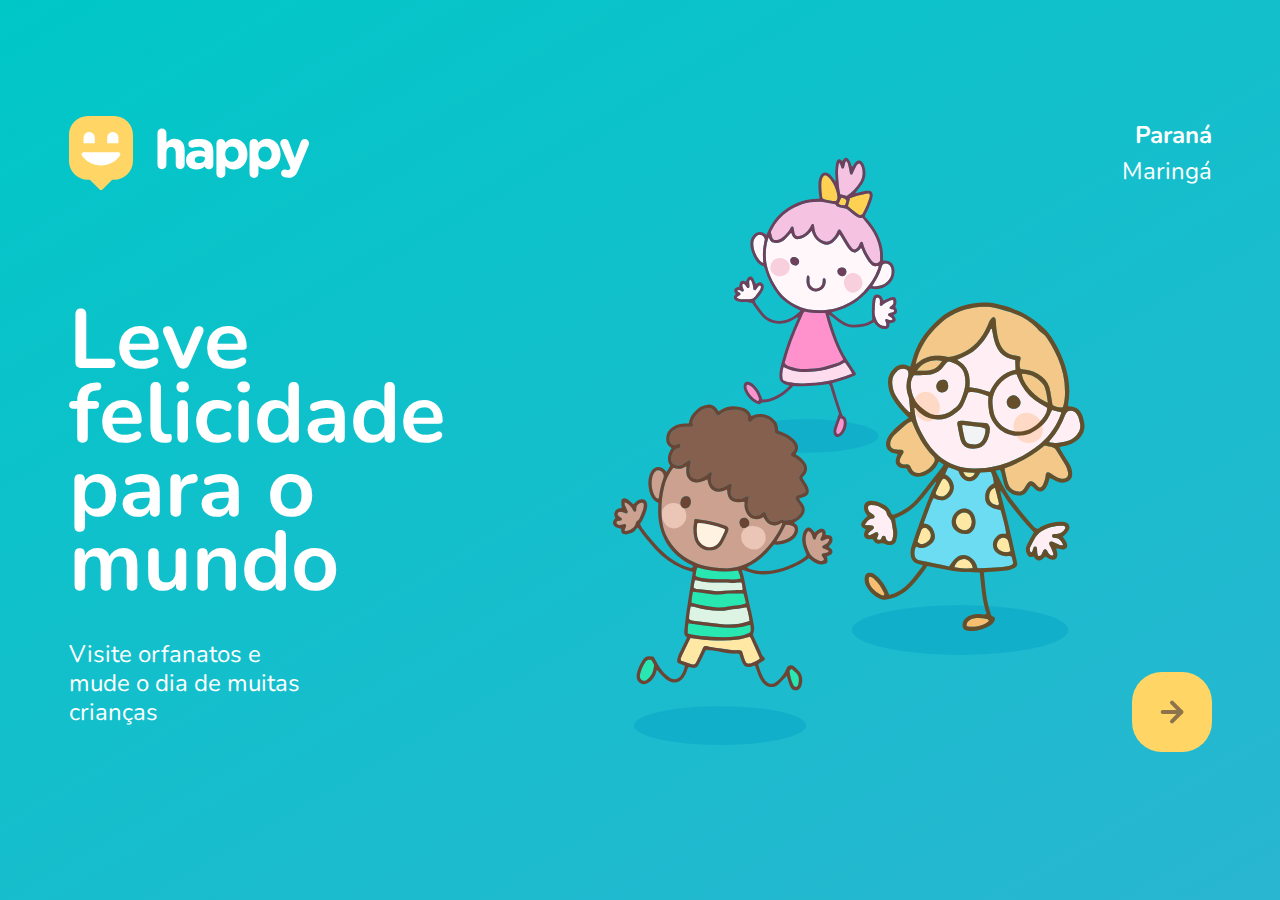
<file: index.html>
<!DOCTYPE html>
<html lang="pt-BR ">
    
<head>
    <meta charset="UTF-8" />
    <meta name="viewport" content="width=device-width, initial-scale=1.0" />
    <title>Happy</title>
    <link href="https://fonts.googleapis.com/css2?family=Nunito:wght@400;600;800&display=swap" rel="stylesheet">
    <link rel="icon" href="./public/images/logo-icon.png" />
    <link rel="stylesheet" href="./public/css/main.css">
    <link rel="stylesheet" href="./public/css/animation.css">
    <link rel="stylesheet" href="./public/css/page-landing.css">
</head>

<body>
    <div id="page-landing">
        <div id="container">
            <header>
                <img id="logo" class="animate-up" src="./public/images/logo.svg" alt="Logomarca de Happy" />
                <div class="location animate-up">
                    <strong>Paraná</strong>
                    <p>Maringá</p>
                </div>
            </header>
            
            <main>
                <h1 class="animate-up">Leve felicidade para o mundo</h1>
                <section class="visit animate-up">
                    <p>Visite orfanatos e mude o dia de muitas crianças</p>
                    <a href="orphanages.html" title="Visite orfanatos" class="animate-up">
                        <img src="./public/images/arrow.svg" alt="Ir para o mapa" />
                    </a>
                </section>
            </main>
        </div>
    </div>
</body>

</html>
</file>
<file: public/css/main.css>
* {
  margin: 0px;
  padding: 0px;
  box-sizing: border-box;
}
body {
  height: 100vh;
  color: white;
}

:root {
  font-size: 62.5%;
}

body,
input,
button,
textarea {
  font-size: 1.8rem;
  line-height: 1;
  font-weight: 400;
  font-family: "Nunito", sans-serif;
}
</file>
<file: public/css/page-landing.css>
#page-landing {
  background: linear-gradient(329.54deg, #29b6d1 0%, #00c7c7 100%);
  min-height: 100vh;
  text-align: center;

  display: flex;
  align-items: center;
}

#container {
  margin: auto;
  width: min(90% 112rem)
}

.location,
h1,
.visit p {
  height: 16vh;
}

.visit a {
  width: 8rem;
  height: 8rem;
  background: #ffd666;
  border: none;
  border-radius: 3rem;
  display: flex;
  align-items: center;
  justify-content: center;
  margin: 0 auto;

}

.visit a:hover{
  background: #96feff;
  transition: 200ms;
}

/*desktop version*/

@media(min-width: 760px){

  #container{
    padding:5rem 2rem;
    background: url("../images/bg.svg") no-repeat 80% / clamp(30rem, 54vh,56rem);
  }
  header{
    display: flex;
    align-items: center;
    justify-content: space-between;
  }
  .location, h1, visit p {
    height: initial;
  }
  .location{
    text-align: right;
    font-size: 2.4rem;
    line-height:1.5;
  }
  main h1{
    font-size: clamp(4rem, 8vw, 8.4rem);
    font-weight: bold;
    line-height: .88;
    margin: clamp(10%, 9vh, 12%) 0 4rem;
    width: min(300px, 80%);
    text-align: left
  }

  .visit{
    display: flex;
    align-items: center;
    justify-content:space-between;
  }

  .visit p{
    font-size: 2.4rem;
    line-height: 1.2;
    width: clamp(20rem, 20vw, 30rem);
    text-align:left

  }
  .visit a{ 
    margin: initial;
  }
}
</file>
<file: public/css/animation.css>
/*animação*/
@keyframes up{
    from{
        opacity: 0;
        transform: translateY(16px);
    }
    to{
        opacity: 1;
        transform: translateY(0);
    }
}

.animate-up{
    animation-name: up;
    animation-duration: 300ms;
    animation-fill-mode: backwards;
}

#logo{
    animation-delay: 50ms;
}
.location{
    animation-delay: 100ms;
}
main h1{
    animation-delay: 150ms;
}
.visit{
    animation-delay: 200ms;
}
.visit a{
    animation-delay: 250ms;
}

@keyframes right{
    from{
        transform: translateX(-100%);
    }
    to{
        transform: translateX(0)
    }
}

.animate-right{
    animation-name: right;
    animation-duration: 300ms;
}
</file>
